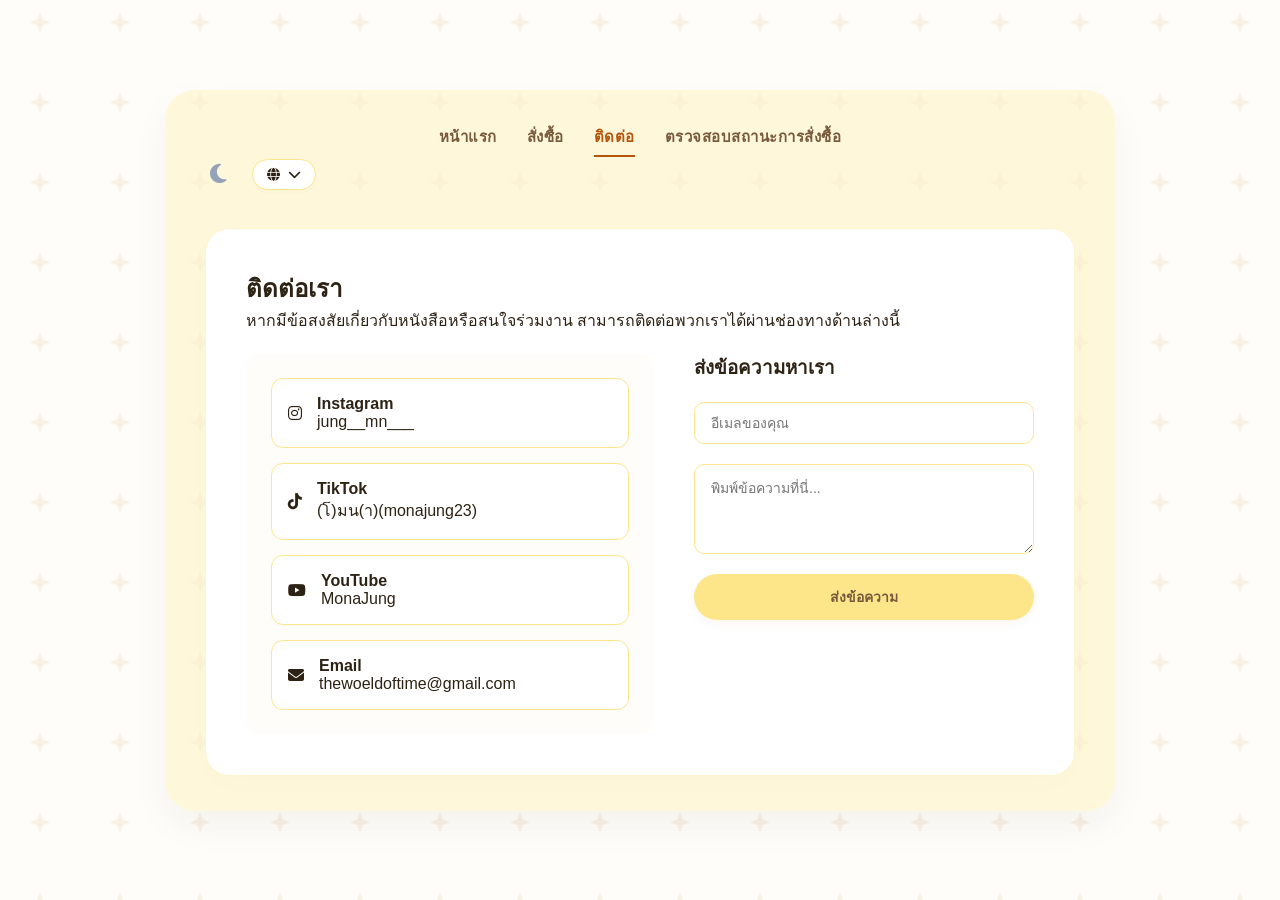
<file: contact.html>
<!DOCTYPE html>
<html lang="th">
<head>
    <meta charset="UTF-8">
    <meta name="viewport" content="width=device-width, initial-scale=1.0">
    <title class="lang-th">시계의 세계와계절의 색โลกของนาฬิกาและสีของฤดู</title>
    <title class="lang-ko">시계의 세계와 계절의 색</title>
    <title class="lang-en">The World of Time and Colors of the Seasons</title>
    <link rel="stylesheet" href="style.css">
    <link rel="stylesheet" href="https://cdnjs.cloudflare.com/ajax/libs/font-awesome/6.4.0/css/all.min.css">
</head>
<body>

    <div class="web-container">
        <header class="navbar">
            <nav class="nav-links">
                <a href="index.html">
                    <span class="lang-th">หน้าแรก</span>
                    <span class="lang-ko">홈</span>
                    <span class="lang-en">HOME</span>
                </a>
                <a href="order.html">
                    <span class="lang-th">สั่งซื้อ</span>
                    <span class="lang-ko">주문하기</span>
                    <span class="lang-en">ORDER</span>
                </a>
                <a href="contact.html" class="active">
                    <span class="lang-th">ติดต่อ</span>
                    <span class="lang-ko">문의하기</span>
                    <span class="lang-en">CONTACT</span>
                </a>
                <a href="track.html">
                    <span class="lang-th">ตรวจสอบสถานะการสั่งซื้อ</span>
                    <span class="lang-ko">주문 상태 조회</span>
                    <span class="lang-en">Order Tracking</span>
                </a>
            </nav>
            <div style="display: flex; align-items: center; gap: 20px;">
                <div class="season-toggle" style="position: static; display: flex; align-items: center;">
                    <button id="themeToggle" class="theme-toggle-btn">
                        <i id="themeIcon" class="fa-solid fa-sun"></i>
                    </button>
                </div>
                <div class="lang-selector">
                    <button class="lang-btn">
                        <i class="fa-solid fa-globe"></i>
                        <i class="fa-solid fa-chevron-down"></i>
                    </button>
                    <div class="lang-dropdown">
                        <div class="lang-item lang-option" data-lang="th"><span class="flag">🇹🇭</span> THAI</div>
                        <div class="lang-item lang-option" data-lang="ko"><span class="flag">🇰🇷</span> KOREAN</div>
                        <div class="lang-item lang-option" data-lang="en"><span class="flag">🇬🇧</span> ENGLISH</div>
                    </div>
                </div>
            </div>
        </header>

        <main class="main-card">
            <div class="contact-container">
                <h2 class="section-title">
                    <span class="lang-th">ติดต่อเรา</span>
                    <span class="lang-ko">문의하기</span>
                    <span class="lang-en">CONTACT US</span>
                </h2>
                <p class="section-subtitle">
                    <span class="lang-th">หากมีข้อสงสัยเกี่ยวกับหนังสือหรือสนใจร่วมงาน สามารถติดต่อพวกเราได้ผ่านช่องทางด้านล่างนี้</span>
                    <span class="lang-ko">책에 대한 문의나 협업 제안은 아래 채널을 통해 연락주세요.</span>
                    <span class="lang-en">If you have questions about the book or are interested in collaboration, please contact us below.</span>
                </p>

                <div class="contact-grid-layout">
                    <div class="contact-methods">
                        <a href="https://www.instagram.com/jung__mn___/" target="_blank" class="contact-item-link">
                            <i class="fa-brands fa-instagram ig-icon"></i>
                            <div>
                                <h4>Instagram</h4>
                                <p>jung__mn___</p>
                            </div>
                        </a>
                        <a href="https://www.tiktok.com/@monajung23" target="_blank" class="contact-item-link">
                            <i class="fa-brands fa-tiktok" ></i>
                            <div>
                                <h4>TikTok</h4>
                                <p>(โ)มน(า)(monajung23)</p>
                            </div>
                        </a>
                        <a href="https://www.youtube.com/@mymonajung" target="_blank" class="contact-item-link">
                            <i class="fa-brands fa-youtube" ></i>
                            <div>
                                <h4>YouTube</h4>
                                <p>MonaJung</p>
                            </div>
                        </a>
                        <a href="mailto:thewoeldoftime@gmail.com" class="contact-item-link">
                            <i class="fa-solid fa-envelope mail-icon"></i>
                            <div>
                                <h4>Email</h4>
                                <p>thewoeldoftime@gmail.com</p>
                            </div>
                        </a>
                    </div>
                    <form class="contact-quick-form">
                        <h3>
                            <span class="lang-th">ส่งข้อความหาเรา</span>
                            <span class="lang-ko">메시지 보내기</span>
                            <span class="lang-en">Send us a Message</span>
                        </h3>
                        <input type="email" placeholder="อีเมลของคุณ" id="contactEmail" required>
                        <textarea rows="4" placeholder="พิมพ์ข้อความที่นี่..." id="contactMessage" required></textarea>
                        <button type="submit" class="btn btn-action">
                            <span class="lang-th">ส่งข้อความ</span>
                            <span class="lang-ko">메시지 전송</span>
                            <span class="lang-en">SEND MESSAGE</span>
                        </button>
                    </form>
                </div>
            </div>
        </main>
    </div>
    <script>
        document.addEventListener("DOMContentLoaded", function() {
            const themeToggleBtn = document.getElementById('themeToggle');
            const themeIcon = document.getElementById('themeIcon');
            const body = document.body;
            let particleInterval = null;

            function applyTheme(theme) {
                if (theme === 'dark') {
                    body.classList.add('dark-theme');
                    if(themeIcon) { themeIcon.className = 'fa-solid fa-sun'; themeIcon.style.color = '#f59e0b'; }
                    startFallingEffect('snow');
                } else {
                    body.classList.remove('dark-theme');
                    if(themeIcon) { themeIcon.className = 'fa-solid fa-moon'; themeIcon.style.color = '#94a3b8'; }
                    startFallingEffect('flower');
                }
                localStorage.setItem('selectedTheme', theme);
            }

            function startFallingEffect(type) {
                if (particleInterval) clearInterval(particleInterval);
                document.querySelectorAll('.falling-particle').forEach(el => el.remove());
                const items = type === 'snow' ? ['❄', '✧', '•'] : [ '🍂'];
                const colors = type === 'snow' ? ['#ffffff', '#e2e8f0', '#93c5fd'] : ['#f43f5e', '#fda4af', '#f472b6'];
                particleInterval = setInterval(() => {
                    const particle = document.createElement('div');
                    particle.className = 'falling-particle';
                    const startLeft = Math.random() * window.innerWidth;
                    const duration = Math.random() * 4 + 4;
                    const fontSize = Math.random() * 12 + 10;
                    particle.innerText = items[Math.floor(Math.random() * items.length)];
                    particle.style.color = colors[Math.floor(Math.random() * colors.length)];
                    particle.style.left = startLeft + 'px';
                    particle.style.fontSize = fontSize + 'px';
                    particle.style.animationDuration = duration + 's';
                    document.body.appendChild(particle);
                    setTimeout(() => { particle.remove(); }, duration * 1000);
                }, 300);
            }

            if(themeToggleBtn) {
                themeToggleBtn.addEventListener('click', function() {
                    const currentTheme = body.classList.contains('dark-theme') ? 'light' : 'dark';
                    applyTheme(currentTheme);
                });
            }
            applyTheme(localStorage.getItem('selectedTheme') || 'light');

            const langOptions = document.querySelectorAll('.lang-option');
            function changeLanguage(lang) {
                localStorage.setItem('selectedLanguage', lang);
                document.querySelectorAll('.lang-th, .lang-ko, .lang-en').forEach(el => el.classList.add('lang-hidden'));
                document.querySelectorAll('.lang-' + lang).forEach(el => el.classList.remove('lang-hidden'));

                const contactEmail = document.getElementById('contactEmail');
                const contactMessage = document.getElementById('contactMessage');
                if (lang === 'th') {
                    if (contactEmail) contactEmail.placeholder = "อีเมลของคุณ";
                    if (contactMessage) contactMessage.placeholder = "พิมพ์ข้อความที่นี่...";
                } else if (lang === 'ko') {
                    if (contactEmail) contactEmail.placeholder = "이메일 주소";
                    if (contactMessage) contactMessage.placeholder = "여기에 메시지를 입력하세요...";
                } else if (lang === 'en') {
                    if (contactEmail) contactEmail.placeholder = "Your Email";
                    if (contactMessage) contactMessage.placeholder = "Type your message here...";
                }
            }

            langOptions.forEach(option => {
                option.addEventListener('click', function() { changeLanguage(this.getAttribute('data-lang')); });
            });
            changeLanguage(localStorage.getItem('selectedLanguage') || 'th');
        });
    </script>
</body>
</html>
</file>
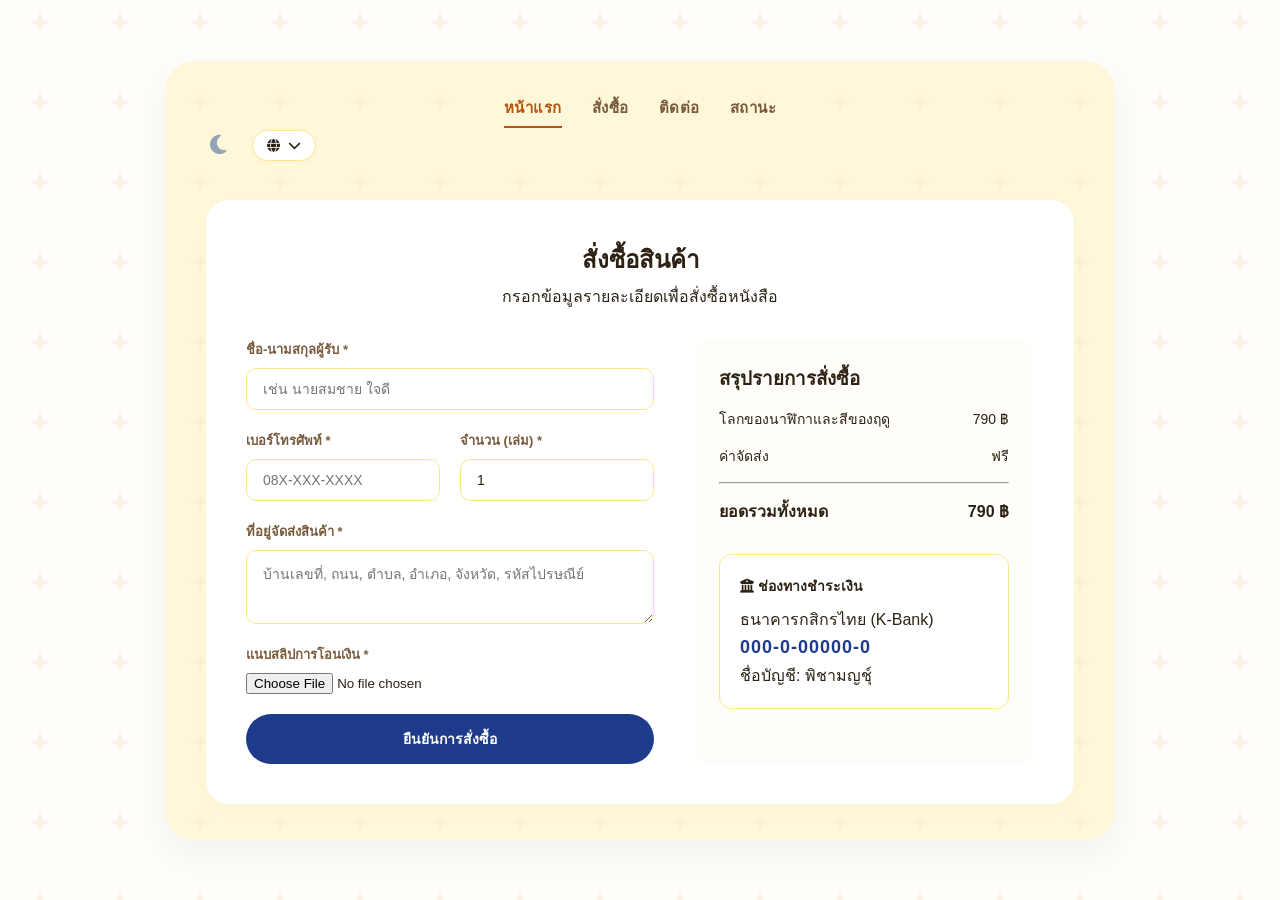
<file: order.html>
<!DOCTYPE html>
<html lang="th">
<head>
    <meta charset="UTF-8">
    <meta name="viewport" content="width=device-width, initial-scale=1.0">
    <title class="lang-th">시계의 세계와계절의 색โลกของนาฬิกาและสีของฤดู</title>
    <title class="lang-ko">시계의 세계와 계절의 색</title>
    <title class="lang-en">The World of Time and Colors of the Seasons</title>
    <link rel="stylesheet" href="style.css">
    <link rel="stylesheet" href="https://cdnjs.cloudflare.com/ajax/libs/font-awesome/6.4.0/css/all.min.css">
</head>
<body>

    <div class="web-container">
        <header class="navbar">
            <nav class="nav-links">
                <a href="index.html" class="active">
                    <span class="lang-th">หน้าแรก</span>
                    <span class="lang-ko">홈</span>
                    <span class="lang-en">HOME</span>
                </a>

                <a href="order.html">
                    <span class="lang-th">สั่งซื้อ</span>
                    <span class="lang-ko">주문하기</span>
                    <span class="lang-en">ORDER</span>
                </a>
                <a href="contact.html">
                    <span class="lang-th">ติดต่อ</span>
                    <span class="lang-ko">문의하기</span>
                    <span class="lang-en">CONTACT</span>
                </a>
                <a href="track.html">
                    <span class="lang-th">สถานะ</span>
                    <span class="lang-ko">조회</span>
                    <span class="lang-en">TRACK</span>
                </a>
            </nav>
            <div style="display: flex; align-items: center; gap: 20px;">
                
                <div class="season-toggle" style="position: static; display: flex; align-items: center;">
                    <button id="themeToggle" class="theme-toggle-btn">
                        <i id="themeIcon" class="fa-solid fa-moon"></i>
                    </button>
                </div>

                <div class="lang-selector">
                    <button class="lang-btn">
                        <i class="fa-solid fa-globe"></i>
                        <i class="fa-solid fa-chevron-down"></i>
                    </button>
                    <div class="lang-dropdown">
                        <div class="lang-item lang-option" data-lang="th"><span class="flag">🇹🇭</span> THAI</div>
                        <div class="lang-item lang-option" data-lang="ko"><span class="flag">🇰🇷</span> KOREAN</div>
                        <div class="lang-item lang-option" data-lang="en"><span class="flag">🇬🇧</span> ENGLISH</div>
                    </div>
                </div>
            </div>
        </header>

        <main class="main-card">
            <h2 class="section-title" style="text-align: center; margin-bottom: 5px;">
                <span class="lang-th">สั่งซื้อสินค้า</span>
                <span class="lang-ko">주문하기</span>
                <span class="lang-en">PLACE AN ORDER</span>
            </h2>
            <p class="section-subtitle" style="text-align: center; margin-bottom: 30px;">
                <span class="lang-th">กรอกข้อมูลรายละเอียดเพื่อสั่งซื้อหนังสือ</span>
                <span class="lang-ko">책을 주문하려면 상세 정보를 입력ร세요.</span>
                <span class="lang-en">Fill out the details below to order your book.</span>
            </p>
            
            <div class="order-grid">
                <form class="order-form" id="orderForm">
                    <div class="form-group">
                        <label for="name">
                            <span class="lang-th">ชื่อ-นามสกุลผู้รับ *</span>
                            <span class="lang-ko">수령인 이름 *</span>
                            <span class="lang-en">Recipient Name *</span>
                        </label>
                        <input type="text" id="name" required placeholder="เช่น นายสมชาย ใจดี">
                    </div>
                    <div class="form-group-row">
                        <div class="form-group">
                            <label for="tel">
                                <span class="lang-th">เบอร์โทรศัพท์ *</span>
                                <span class="lang-ko">전화번호 *</span>
                                <span class="lang-en">Phone Number *</span>
                            </label>
                            <input type="tel" id="tel" required placeholder="08X-XXX-XXXX">
                        </div>
                        <div class="form-group">
                            <label for="quantity">
                                <span class="lang-th">จำนวน (เล่ม) *</span>
                                <span class="lang-ko">수량 (권) *</span>
                                <span class="lang-en">Quantity (Books) *</span>
                            </label>
                            <input type="number" id="quantity" value="1" min="1" required>
                        </div>
                    </div>
                    <div class="form-group">
                        <label for="address">
                            <span class="lang-th">ที่อยู่จัดส่งสินค้า *</span>
                            <span class="lang-ko">배송 주소 *</span>
                            <span class="lang-en">Shipping Address *</span>
                        </label>
                        <textarea id="address" rows="3" required placeholder="บ้านเลขที่, ถนน, ตำบล, อำเภอ, จังหวัด, รหัสไปรษณีย์"></textarea>
                    </div>
                    <div class="form-group">
                        <label for="slip">
                            <span class="lang-th">แนบสลิปการโอนเงิน *</span>
                            <span class="lang-ko">송금 영수증 첨부 *</span>
                            <span class="lang-en">Attach Payment Slip *</span>
                        </label>
                        <input type="file" id="slip" accept="image/*" required>
                    </div>
                    <button type="submit" class="btn btn-action-submit" id="submitBtn">
                        <span class="lang-th">ยืนยันการสั่งซื้อ</span>
                        <span class="lang-ko">주문 확인</span>
                        <span class="lang-en">Confirm Order</span>
                    </button>
                </form>

                <div class="order-summary">
                    <h3>
                        <span class="lang-th">สรุปรายการสั่งซื้อ</span>
                        <span class="lang-ko">주문 요약</span>
                        <span class="lang-en">Order Summary</span>
                    </h3>
                    <div class="summary-item">
                        <span class="lang-th">โลกของนาฬิกาและสีของฤดู</span>
                        <span class="lang-ko">시계의 세계와 계절의 색</span>
                        <span class="lang-en">The World of Time Book</span>
                        <span id="summary-book-price">790 ฿</span>
                    </div>
                    <div class="summary-item">
                        <span class="lang-th">ค่าจัดส่ง </span>
                        <span class="lang-ko">배송비 </span>
                        <span class="lang-en">Shipping Fee </span>
                            <span class="lang-th">ฟรี</span>
                            <span class="lang-ko">무료 배송</span>
                            <span class="lang-en">Free</span>
                    </div>
                    <hr>
                    <div class="summary-total">
                        <span class="lang-th">ยอดรวมทั้งหมด</span>
                        <span class="lang-ko">총 금액</span>
                        <span class="lang-en">Grand Total</span>
                        <span id="summary-total-price">790 ฿</span>
                    </div>

                    <div class="payment-info">
                        <h4><i class="fa-solid fa-university"></i> 
                            <span class="lang-th">ช่องทางชำระเงิน</span>
                            <span class="lang-ko">결제 수단</span>
                            <span class="lang-en">Payment Methods</span>
                        </h4>
                        <p>
                            <span class="lang-th">ธนาคารกสิกรไทย (K-Bank)</span>
                            <span class="lang-ko">카시콘은행</span>
                            <span class="lang-en">Kasikornban</span></p>
                        <p class="account-number">000-0-00000-0</p>
                        <p> 
                            <span class="lang-th">ชื่อบัญชี: พิชามญชุ์</span>
                            <span class="lang-ko">예금주: 피차몬</span>
                            <span class="lang-en">Account Name: Pichamon</span>
                        </p>
                        
                    </div>
                </div>
            </div>
        </main>
    </div>

    <script>
        document.addEventListener("DOMContentLoaded", function() {
            
            // ==========================================
            // 1. ระบบคำนวณราคาอัตโนมัติ
            // ==========================================
            const qtyInput = document.getElementById('quantity');
            const bookPriceElem = document.getElementById('summary-book-price');
            const totalPriceElem = document.getElementById('summary-total-price');

            if(qtyInput) {
                qtyInput.addEventListener('input', () => {
                    let qty = parseInt(qtyInput.value) || 1;
                    if(qty < 1) qty = 1;
                    let bookTotal = qty * 790;
                    let grandTotal = bookTotal + 0;
                    bookPriceElem.innerText = `${bookTotal} บาท`;
                    totalPriceElem.innerText = `${grandTotal} บาท`;
                });
            }

            // ==========================================
            // 2. ระบบเช็คภาพสลิปโอนเงินหน้าบ้านก่อนส่งข้อมูล
            // ==========================================
            const orderForm = document.getElementById('orderForm');
            if(orderForm) {
                orderForm.addEventListener('submit', function(e) {
                    e.preventDefault();
                    
                    const fileInput = document.getElementById('slip');
                    const file = fileInput.files[0];
                    
                    if (!file) {
                        alert("กรุณาแนบสลิปการโอนเงินด้วยครับ / Please attach a payment slip.");
                        return;
                    }

                    // ตรวจจับประเภทไฟล์ว่าเป็นรูปสลิปจริงหรือไม่
                    if (!file.type.match('image.*')) {
                        alert("กรุณาเลือกไฟล์ที่เป็นรูปภาพสลิปเท่านั้นครับ / Image files only.");
                        return;
                    }

                    // ตรวจสอบขนาดรูปสลิปไม่ให้เกิน 4MB ป้องกัน Google Apps Script ค้าง
                    const fileSizeMB = file.size / (1024 * 1024);
                    if (fileSizeMB > 4) {
                        alert("ไฟล์รูปภาพมีขนาดใหญ่เกินไป (จำกัดไม่เกิน 4MB) กรุณาย่อรูปสลิปใหม่ครับ");
                        return;
                    }

                    const submitBtn = document.getElementById('submitBtn');
                    submitBtn.innerText = "กำลังอัพโหลดและส่งออเดอร์...";
                    submitBtn.disabled = true;

                    const reader = new FileReader();
                    reader.onload = function(event) {
                        sendData(event.target.result);
                    };
                    reader.readAsDataURL(file);
                });
            }

            function sendData(base64Image) {
                const scriptUrl = "https://script.google.com/macros/s/AKfycbz2blVG1twxFGxScYe1DuYId3OachvwmoDBM4yoqV89dpVJR53dCR2oOxEpg0XoAgzqPw/exec";
                
                const formData = new FormData();
                formData.append("customer_name", document.getElementById('name').value);
                formData.append("customer_phone", document.getElementById('tel').value);
                formData.append("order_quantity", document.getElementById('quantity').value);
                formData.append("shipping_address", document.getElementById('address').value);
                formData.append("payment_slip", base64Image);

                fetch(scriptUrl, {
                    method: "POST",
                    body: formData
                })
                .then(response => response.json())
                .then(data => {
                    if (data.result === "success") {
                        // เปลี่ยนจาก alert ธรรมดา เป็นการบอกเลขคำสั่งซื้อ
                        alert("สั่งซื้อสำเร็จ! หมายเลขคำสั่งซื้อของคุณคือ: " + data.order_id + "\nคุณสามารถนำเลขนี้ไปตรวจสอบสถานะได้ที่หน้า Tracking");
                        
                        // เคลียร์ฟอร์ม
                        document.getElementById('orderForm').reset();
                        
                        // (ทางเลือก) ให้เด้งไปหน้า track ทันที
                        // window.location.href = "track.html?id=" + data.order_id;
                    } else {
                        alert("เกิดข้อผิดพลาด: " + data.error);
                    }
                })
                .catch(error => {
                    alert("เกิดข้อผิดพลาดระบบขัดข้อง กรุณาลองใหม่อีกครั้ง");
                    console.error(error);
                })
                .finally(() => {
                    const submitBtn = document.getElementById('submitBtn');
                    if(submitBtn) {
                        submitBtn.innerText = "ยืนยันการสั่งซื้อ";
                        submitBtn.disabled = false;
                    }
                });
            }

            // ==========================================
            // 3. ระบบสลับธีมฤดูกาล + เอฟเฟกต์ (พระจันทร์ = ฤดูร้อน / พระอาทิตย์ = ฤดูหนาว)
            // ==========================================
            const themeToggleBtn = document.getElementById('themeToggle');
            const themeIcon = document.getElementById('themeIcon');
            const body = document.body;
            let particleInterval = null;

            function applyTheme(theme) {
                if (theme === 'dark') {
                    body.classList.add('dark-theme');
                    if(themeIcon) {
                        themeIcon.className = 'fa-solid fa-sun';
                        themeIcon.style.color = '#f59e0b';
                    }
                    startFallingEffect('snow'); // เรียกใช้หิมะตกในฤดูหนาว
                } else {
                    body.classList.remove('dark-theme');
                    if(themeIcon) {
                        themeIcon.className = 'fa-solid fa-moon';
                        themeIcon.style.color = '#94a3b8';
                    }
                    startFallingEffect('flower'); // เรียกใช้ดอกไม้ร่วงในฤดูร้อน
                }
                localStorage.setItem('selectedTheme', theme);
            }

            if(themeToggleBtn) {
                themeToggleBtn.addEventListener('click', function() {
                    const currentTheme = body.classList.contains('dark-theme') ? 'light' : 'dark';
                    applyTheme(currentTheme);
                });
            }
            const savedTheme = localStorage.getItem('selectedTheme') || 'light';
            applyTheme(savedTheme);

            function startFallingEffect(type) {
                if (particleInterval) clearInterval(particleInterval);
                document.querySelectorAll('.falling-particle').forEach(el => el.remove());

                const items = type === 'snow' ? ['❄', '✧', '•'] : [ '🍂'];
                const colors = type === 'snow' ? ['#ffffff', '#e2e8f0', '#93c5fd'] : ['#f43f5e', '#fda4af', '#f472b6'];

                particleInterval = setInterval(() => {
                    const particle = document.createElement('div');
                    particle.className = 'falling-particle';
                    const startLeft = Math.random() * window.innerWidth;
                    const duration = Math.random() * 4 + 4;
                    const fontSize = Math.random() * 12 + 10;

                    particle.innerText = items[Math.floor(Math.random() * items.length)];
                    particle.style.color = colors[Math.floor(Math.random() * colors.length)];
                    particle.style.left = startLeft + 'px';
                    particle.style.fontSize = fontSize + 'px';
                    particle.style.animationDuration = duration + 's';

                    document.body.appendChild(particle);
                    setTimeout(() => { particle.remove(); }, duration * 1000);
                }, 350);
            }

            // ==========================================
            // 4. ระบบเปลี่ยนภาษา (Multi-language)
            // ==========================================
            const langOptions = document.querySelectorAll('.lang-option');

            function changeLanguage(lang) {
                localStorage.setItem('selectedLanguage', lang);
                document.querySelectorAll('.lang-th, .lang-ko, .lang-en').forEach(el => {
                    el.classList.add('lang-hidden');
                });
                document.querySelectorAll('.lang-' + lang).forEach(el => {
                    el.classList.remove('lang-hidden');
                });
            }

            langOptions.forEach(option => {
                option.addEventListener('click', function() {
                    const selectedLang = this.getAttribute('data-lang');
                    changeLanguage(selectedLang);
                });
            });
            const savedLang = localStorage.getItem('selectedLanguage') || 'th';
            changeLanguage(savedLang);
        });
    </script>
</body>
</html>
</file>
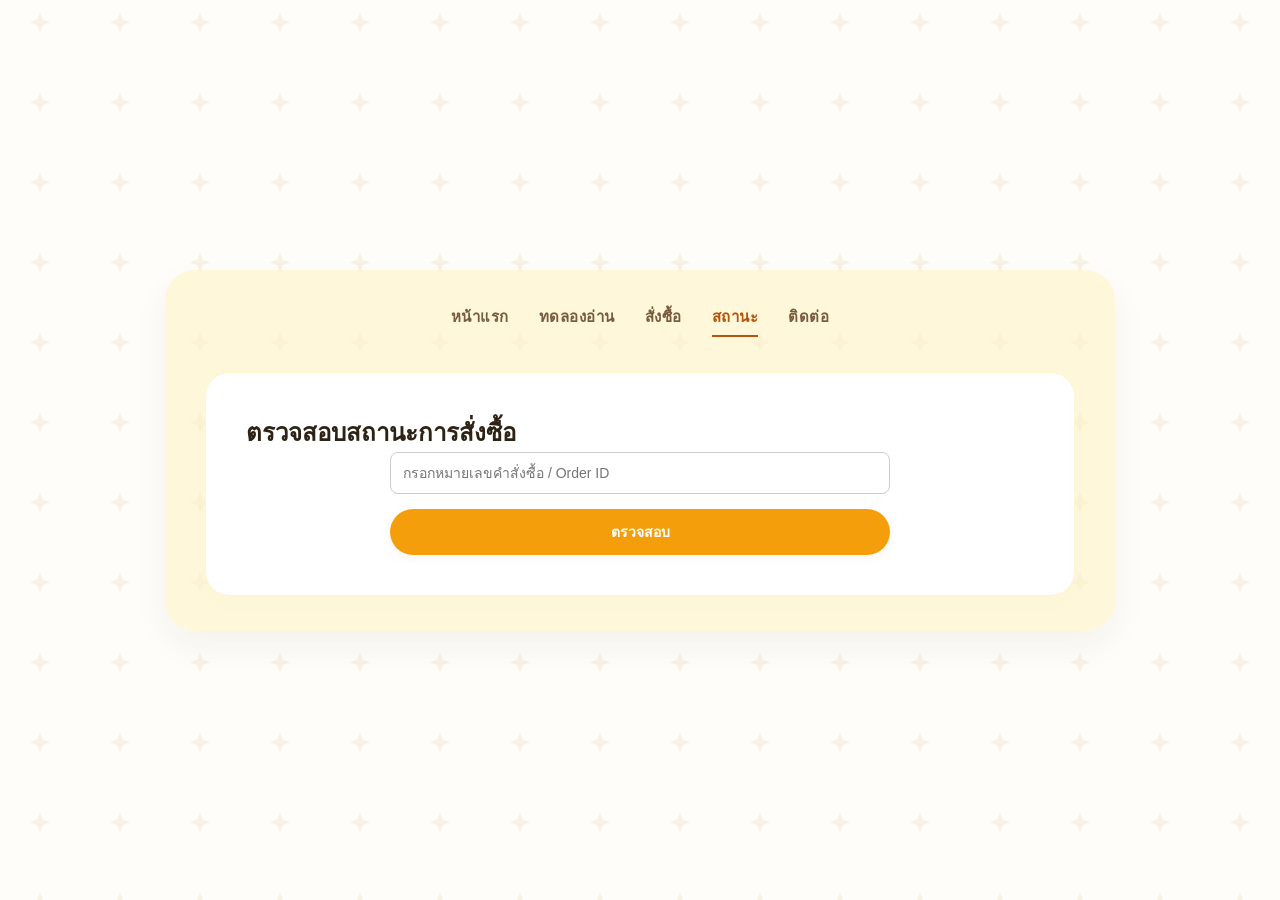
<file: track.html>
<!DOCTYPE html>
<html lang="th">
<head>
    <meta charset="UTF-8">
    <meta name="viewport" content="width=device-width, initial-scale=1.0">
    <title class="lang-th">ตรวจสอบสถานะ</title>
    <title class="lang-ko">배송 조회</title>
    <title class="lang-en">Order Tracking</title>
    <link rel="stylesheet" href="style.css">
    <link rel="stylesheet" href="https://cdnjs.cloudflare.com/ajax/libs/font-awesome/6.4.0/css/all.min.css">
</head>
<body>
    <div class="web-container">
        <header class="navbar">
            <nav class="nav-links">
                <a href="index.html"><span class="lang-th">หน้าแรก</span><span class="lang-ko">홈</span><span class="lang-en">HOME</span></a>
                <a href="preview.html"><span class="lang-th">ทดลองอ่าน</span><span class="lang-ko">미리보기</span><span class="lang-en">PREVIEW</span></a>
                <a href="order.html"><span class="lang-th">สั่งซื้อ</span><span class="lang-ko">주문하기</span><span class="lang-en">ORDER</span></a>
                <a href="track.html" class="active"><span class="lang-th">สถานะ</span><span class="lang-ko">조회</span><span class="lang-en">TRACK</span></a>
                <a href="contact.html"><span class="lang-th">ติดต่อ</span><span class="lang-ko">문의</span><span class="lang-en">CONTACT</span></a>
            </nav>
        </header>

        <main class="main-card">
            <h2 class="section-title">
                <span class="lang-th">ตรวจสอบสถานะการสั่งซื้อ</span>
                <span class="lang-ko">주문 상태 조회</span>
                <span class="lang-en">Order Tracking</span>
            </h2>
            
            <div class="tracking-container" style="max-width: 500px; margin: 0 auto; text-align: center;">
                <input type="text" id="orderId" placeholder="กรอกหมายเลขคำสั่งซื้อ / Order ID" style="width: 100%; padding: 12px; border-radius: 8px; border: 1px solid #ccc; margin-bottom: 15px;">
                <button onclick="trackOrder()" class="btn btn-action" style="width: 100%;">
                    <span class="lang-th">ตรวจสอบ</span><span class="lang-ko">조회하기</span><span class="lang-en">TRACK</span>
                </button>
                
                <div id="result" style="margin-top: 20px; padding: 20px; border-radius: 10px; display: none;"></div>
            </div>
        </main>
    </div>

    <script>
        function trackOrder() {
            const id = document.getElementById('orderId').value;
            const resultDiv = document.getElementById('result');
            
            // 1. ใส่ URL ของ Google Script ของคุณตรงนี้ (URL ที่ลงท้ายด้วย /exec)
            const scriptUrl = "https://script.google.com/macros/s/AKfycbz2blVG1twxFGxScYe1DuYId3OachvwmoDBM4yoqV89dpVJR53dCR2oOxEpg0XoAgzqPw/exec";

            // 2. ส่งค่า ID ไปเช็กที่ Google Sheet
            fetch(scriptUrl + "?id=" + id)
            .then(res => res.json())
            .then(data => {
                resultDiv.style.display = "block";
                if(data.result === "found") {
                    resultDiv.style.backgroundColor = "#dcfce7";
                    resultDiv.innerHTML = `<h3>✅ พบข้อมูล!</h3>
                                          <p>สถานะ: พบคำสั่งซื้อ</p>
                                          <p>เลขพัสดุ: <b>${data.tracking || 'กำลังรอการจัดส่ง'}</b></p>`;
                } else {
                    resultDiv.style.backgroundColor = "#fee2e2";
                    resultDiv.innerHTML = "<h3>❌ ไม่พบข้อมูล</h3><p>กรุณาตรวจสอบหมายเลขคำสั่งซื้ออีกครั้ง</p>";
                }
            })
            .catch(err => {
                resultDiv.style.display = "block";
                resultDiv.innerHTML = "<h3>⚠️ เกิดข้อผิดพลาด</h3><p>ระบบเชื่อมต่อไม่ได้ โปรดตรวจสอบ URL หรือการ Deploy</p>";
            });
        }

        // ระบบสลับภาษา (คัดลอกมาจาก index.html เดิมของคุณ)
        const savedLang = localStorage.getItem('selectedLanguage') || 'th';
        document.querySelectorAll('.lang-th, .lang-ko, .lang-en').forEach(el => el.classList.add('lang-hidden'));
        document.querySelectorAll('.lang-' + savedLang).forEach(el => el.classList.remove('lang-hidden'));
    </script>
</body>
</html>
</file>
<file: style.css>
/* ==========================================================================
   1. ตัวแปรระบบสีสำหรับสลับธีม (Theme Colors)
   ========================================================================== */
:root {
    /* ☀️ ธีมฤดูร้อน - เน้นโทนอุ่น ทราย แดด และฟ้าใส */
   /* background-image: url(img/Gemini_Generated_Image_.png);
    */--bg-main: #fffdf9;               
    --bg-container: rgba(254, 243, 199, 0.6); /* ปรับให้โปร่งแสงเห็นดาวจางๆ นุ่มขึ้น */
    --bg-card: #ffffff;
    --text-main: #2d2214;             
    --text-muted: #785a3c;            
    --text-active: #b5540a;           
    --border-color: #fde68a;          
    --toggle-color: #f59e0b;          
    --bg-preview: #fefaf0;
}

body.dark-theme {
    /* ❄️ ธีมฤดูหนาว - เน้นโทนเย็น หิมะ ค่ำคืน ไอซ์บลู */
    /*background-image: url(img/Gemini_Generated_Image_tbmwkytbmwkytbmw.png);
    */--bg-main: #1e2530;               
    --bg-container: rgba(203, 221, 241, 0.7); 
    --bg-card: #283548;               
    --text-main: #f1f5f9;             
    --text-muted: #fff;            
    --text-active: #38bdf8;           
    --border-color: #3f516a;          
    --toggle-color: #38bdf8;          
    --bg-preview: #151f32;
}

/* คลาสสำหรับซ่อนข้อความภาษาที่ไม่ได้เลือก */
.lang-hidden {
    display: none !important;
}

/* ==========================================================================
   ระบบเอฟเฟกต์ประจำฤดูกาล (Snow & Flower Falling Effect)
   ========================================================================== */
.falling-particle {
    position: fixed;
    top: -20px;
    pointer-events: none; 
    z-index: 9999;
    animation: fall linear forwards;
    user-select: none;
}

@keyframes fall {
    0% {
        transform: translateY(0) rotate(0deg) translateX(0);
        opacity: 1;
    }
    100% {
        transform: translateY(105vh) rotate(360deg) translateX(50px);
        opacity: 0.3;
    }
}

/* ==========================================================================
   2. สไตล์หลักของเว็บไซต์ (ปรับใช้ตัวแปรสี)
   ========================================================================== */
* {
    margin: 0;
    padding: 0;
    box-sizing: border-box;
    /* เพิ่มฟอนต์สไตล์มินิมอล/ลายมือน่ารัก เช่น Mali, Itim, Kanit ลงไป */
    font-family: 'Mali', 'Itim', 'Kanit', 'Segoe UI', sans-serif;
}

/* ธีมเริ่มต้น: กลางวัน / พระอาทิตย์ (ดึงดาวสีฟ้ากลับมาแล้วครับ!) */
.main-container {
    width: 100%;
    padding: 20px;
    box-sizing: border-box;
}
.header-section {
    width: 100%;
    display: flex;
    align-items: center;
    justify-content: space-between;
    position: relative;
    padding-bottom: 20px;
    margin-bottom: 20px;
}

/* คุมขนาดรูปภาพผู้หญิงด้านบนสุด */
.header-section .theme-img-light,
.header-section .theme-img-dark {
    width: 100%;   /* 🔥 กำหนดความกว้างที่ต้องการ (ปรับตัวเลขได้ เช่น 100px - 150px) */
    height: 100%;  /* 🔥 กำหนดความสูงให้เท่ากันเพื่อให้เป็นสี่เหลี่ยมจัตุรัส */
    object-fit: cover;
    box-shadow: 0 8px 20px rgba(45, 34, 20, 0.1);
    transition: all 0.3s ease;
    border-radius: 10px;
}

/* 2. สถานะธีมปกติ (Light Theme): แสดงรูปฤดูร้อน ซ่อนรูปฤดูหนาว */
.header-section .theme-img-light {
    display: block !important;
}
.header-section .theme-img-dark {
    display: none !important;
}

/* 3. สถานะธีมมืด (Dark Theme): สลับมาแสดงรูปฤดูหนาว ซ่อนรูปฤดูร้อน */
body.dark-theme .header-section .theme-img-light {
    display: none !important;
}
body.dark-theme .header-section .theme-img-dark {
    display: block !important;
}
.profile-img img {
    width: 100%;
    max-width: 120px; /* 🔥 ปรับตัวเลขตรงนี้ให้เล็กลงตามต้องการ (เช่น 100px - 150px) */
    height: 120px;    /* 🔥 ล็อกความสูงให้เท่ากับความกว้างเพื่อเป็นสี่เหลี่ยมจัตุรัส */
    object-fit: cover; /* ช่วยให้รูปไม่เบี้ยวและตัดสัดส่วนพอดี */
    border-radius: 50%; /* แถม: ปรับให้เป็นวงกลมน่ารักๆ เข้ากับธีม (ถ้าชอบแบบเดิมให้ลบบรรทัดนี้ได้ครับ) */
    margin: 0 auto;
}

body {
    background-color: var(--bg-main);
    background-image: url('data:image/svg+xml;utf8,<svg xmlns="http://www.w3.org/2000/svg" width="80" height="80" viewBox="0 0 100 100"><path d="M50 15l3.5 9.5 9.5 3.5-9.5 3.5-3.5 9.5-3.5-9.5-9.5-3.5 9.5-3.5z" fill="rgba(181, 84, 10, 0.08)"/></svg>');
    background-attachment: fixed; /* 🔥 เพิ่มบรรทัดนี้เพื่อล็อกพื้นหลังดาวไม่ให้หลุดเวลาเลื่อนหน้าจอ */
    color: var(--text-main);
    display: flex;
    justify-content: center;
    align-items: center;
    min-height: 100vh;
    padding: 25px;
    transition: background-color 0.3s ease, background-image 0.3s ease, color 0.3s ease;
}

/* ธีมมืด / เปลี่ยนลายดาวให้เข้ากับความมืดโทนพาสเทลจางๆ */
body.dark-theme {
    background-image: url('data:image/svg+xml;utf8,<svg xmlns="http://www.w3.org/2000/svg" width="80" height="80" viewBox="0 0 100 100"><path d="M50 15l3.5 9.5 9.5 3.5-9.5 3.5-3.5 9.5-3.5-9.5-9.5-3.5 9.5-3.5z" fill="rgba(255, 255, 255, 0.05)"/></svg>');
}

.web-container {
    width: 100%;
    max-width: 950px;
    background-color: var(--bg-container);
    border-radius: 30px; /* เพิ่มความโค้งมนให้ดูตะมุตะมิขึ้น */
    padding: 35px 40px;
    box-shadow: 0 15px 35px rgba(45, 34, 20, 0.05);
    transition: background-color 0.3s ease;
}

.navbar {
    justify-content: center;
    align-items: center;
    margin-bottom: 35px;
    position: relative;
    align-content: center
}

.nav-links {
    display: flex;
    justify-content: center;
    gap: 30px;
}

.nav-links a {
    text-decoration: none;
    color: var(--text-muted);
    font-weight: 600;
    font-size: 15px;
    letter-spacing: 0.5px;
    padding-bottom: 6px;
    border-bottom: 2px solid transparent;
    transition: all 0.2s ease;
}

.nav-links a:hover,
.nav-links a.active {
    color: var(--text-active);
    border-bottom: 2px solid var(--text-active);
}

.promo-banner {
    border-radius: 20px;
    padding: 15px;
    display: flex;
    justify-content: space-between;
    align-items: center;
    margin-bottom: 30px;
    background: var(--border-color)
}

.book-preview {
    width: 50%;
    height: 120px;
    display: flex;
    align-items: center;
    justify-content: center;
    color: #64748b;
}

.promo-tag {
    background: #ffedd5; /* พื้นหลังสีครีมส้ม */
    padding: 15px;
    border-radius: 50% 20% 40% 10%; /* ทำรูปทรงก้อนเมฆ/สีเปื้อนอิสระ */
    text-align: center;
    position: relative;
}

.limited-badge {
    position: absolute;
    top: -10px;
    right: -10px;
    background: #f43f5e;
     color: white;
    padding: 2px 8px;
    border-radius: 20px;
    font-size: 12px;
        }
/* ปุ่มสลับธีม */
.theme-toggle-btn {
    background: none;
    border: none;
    font-size: 22px;
    cursor: pointer;
    color: var(--toggle-color);
    transition: transform 0.3s ease, color 0.3s ease;
    padding: 5px;
}
.theme-toggle-btn:hover {
    transform: scale(1.15) rotate(15deg);
}

/* ส่วนตัวเลือกภาษาเดิม */
.lang-selector {
    position: relative;
}
.lang-btn {
    background-color: var(--bg-card);
    border: 1px solid var(--border-color);
    color: var(--text-main);
    padding: 8px 14px;
    border-radius: 20px;
    cursor: pointer;
    display: flex;
    align-items: center;
    gap: 8px;
    font-size: 13px;
    font-weight: 500;
    box-shadow: 0 2px 5px rgba(0,0,0,0.02);
}
.lang-dropdown {
    display: none;
    position: absolute;
    right: 0;
    top: 110%;
    background-color: var(--bg-card);
    border: 1px solid var(--border-color);
    border-radius: 14px;
    box-shadow: 0 10px 25px rgba(0,0,0,0.08);
    z-index: 100;
    min-width: 160px;
    overflow: hidden;
}
.lang-selector:hover .lang-dropdown {
    display: block;
}
.lang-item {
    padding: 11px 15px;
    font-size: 13px;
    cursor: pointer;
    transition: background 0.2s;
    color: var(--text-main);
}
.lang-item:hover {
    background-color: var(--bg-main);
}

/* ระบบสลับภาษา */
.lang-hidden {
    display: none !important;
}

/* การ์ดหลักเนื้อหา */
.main-card {
    background-color: var(--bg-card);
    border-radius: 24px;
    padding: 40px;
    box-shadow: 0 10px 30px rgba(0,0,0,0.01);
    border: 1px solid rgba(253, 230, 138, 0.4);
    transition: background-color 0.3s ease, color 0.3s ease;
}

.content-grid {
    display: grid;
    grid-template-columns: 1fr 1.1fr;
    gap: 50px;
    align-items: center;
}

.main-illustration img {
    width: 100%;
    border-radius: 20px;
    box-shadow: 0 10px 25px rgba(0,0,0,0.05);
}

.book-cover-mini img {
    width: 90px;
    border-radius: 8px;
    margin-bottom: 15px;
}

.book-title-th {
    font-size: 28px;
    font-weight: 700;
    line-height: 1.4;
    margin-bottom: 20px;
    color: var(--text-main);
}

.author-credits {
    margin-bottom: 30px;
    font-size: 14px;
    line-height: 1.8;
}
.author-credits p {
    margin-bottom: 6px;
}
.author-credits .label {
    font-weight: 600;
    color: var(--text-muted);
    margin-right: 8px;
    background: rgba(254, 243, 199, 0.5); /* ไฮไลต์จางๆ หลังข้อความหัวข้อ */
    padding: 1px 6px;
    border-radius: 6px;
}
body.dark-theme .author-credits .label {
    background: rgba(255, 255, 255, 0.08);
}

.action-buttons {
    display: flex;
    gap: 15px;
}

.btn {
    padding: 12px 24px;
    border-radius: 25px;
    font-size: 14px;
    font-weight: 600;
    cursor: pointer;
    transition: all 0.2s ease;
    border: none;
    text-decoration: none;
    display: inline-flex;
    justify-content: center;
    align-items: center;
}

.btn-action {
    background-color: var(--border-color); /* ปรับปุ่มโทนอุ่นเหลืองครีมเข้ากับธีม */
    color:var(--text-muted);;
    box-shadow: 0 4px 10px rgba(181, 84, 10, 0.05);
    
}
.btn-action:hover {
    background-color: var(--border-color);
    color: var(--text-muted);;
    transform: translateY(-2px);
}
/* หน้าพรีวิวสไลเดอร์ */
.book-slider {
    display: flex;
    align-items: center;
    justify-content: center;
    gap: 20px;
    margin: 30px auto;
}

.book-page-wrapper {
    width: 100%;
    max-width: 500px;
    background-color: var(--bg-preview);
    border: 1px solid var(--border-color);
    border-radius: 12px;
    display: flex;
    align-items: center;
    justify-content: center;
    overflow: hidden;
    box-shadow: 0 10px 25px rgba(0,0,0,0.05);
    transition: background-color 0.3s ease;
}

.book-page-wrapper .page-img {
    width: 100%;
    height: auto;
    display: none;
    object-fit: contain;
}

.book-page-wrapper .page-img.active {
    display: block;
}

.slider-btn {
    width: 45px;
    height: 45px;
    border-radius: 50%;
    border: 1px solid var(--border-color);
    background-color: var(--bg-card);
    color: var(--text-main);
    cursor: pointer;
    display: flex;
    align-items: center;
    justify-content: center;
    transition: all 0.2s;
}

.slider-btn:hover {
    background-color: var(--bg-main);
}

.page-indicator {
    text-align: center;
    font-size: 14px;
    font-weight: 600;
    color: var(--text-muted);
    margin-top: 15px;
}

/* หน้าฟอร์มและข้อมูลสั่งซื้อ */
.order-grid, .contact-grid-layout {
    display: grid;
    grid-template-columns: 1.2fr 1fr;
    gap: 40px;
    margin-top: 20px;
}

.order-form, .contact-quick-form {
    display: flex;
    flex-direction: column;
    gap: 20px;
}

.form-group {
    display: flex;
    flex-direction: column;
    gap: 8px;
}

.form-group-row {
    display: grid;
    grid-template-columns: 1fr 1fr;
    gap: 20px;
}

label {
    font-size: 13px;
    font-weight: 600;
    color: var(--text-muted);
}

input[type="text"],
input[type="tel"],
input[type="number"],
input[type="email"],
textarea {
    width: 100%;
    padding: 12px 16px;
    border: 1px solid var(--border-color);
    background-color: var(--bg-card);
    color: var(--text-main);
    border-radius: 10px;
    font-size: 14px;
    outline: none;
    transition: border-color 0.2s;
}

input:focus, textarea:focus {
    border-color: var(--text-active);
}

.btn-action-submit {
    background-color: #1e3a8a;
    color: #ffffff;
    padding: 14px;
    font-size: 14px;
}

.btn-action-submit:hover {
    background-color: #172554;
}

.order-summary, .contact-methods {
    background-color: var(--bg-main);
    border-radius: 16px;
    padding: 25px;
    display: flex;
    flex-direction: column;
    gap: 15px;
}

.summary-item {
    display: flex;
    justify-content: space-between;
    font-size: 14px;
}

.summary-total {
    display: flex;
    justify-content: space-between;
    font-weight: 700;
    font-size: 16px;
    color: var(--text-main);
}

.payment-info {
    margin-top: 15px;
    background-color: var(--bg-card);
    padding: 20px;
    border-radius: 12px;
    border: 1px solid var(--border-color);
}

.payment-info h4 {
    margin-bottom: 10px;
    font-size: 14px;
}

.account-number {
    font-size: 18px;
    font-weight: 700;
    letter-spacing: 1px;
    margin: 5px 0;
    color: #1e3a8a;
}

body.dark-theme .account-number {
    color: #abc4ff;
}

.contact-item-link {
    display: flex;
    align-items: center;
    gap: 15px;
    padding: 16px;
    background-color: var(--bg-card);
    border: 1px solid var(--border-color);
    border-radius: 12px;
    text-decoration: none;
    color: var(--text-main);
    transition: transform 0.2s;
}

.contact-item-link:hover {
    transform: translateY(-2px);
}

.tracking-container .btn-action {
    background-color: var(--toggle-color);
    color: white;
    border: none;
    cursor: pointer;
    transition: 0.3s;
}
.tracking-container .btn-action:hover {
    opacity: 0.9;
}
.lang-hidden { display: none !important; }
/* ==========================================================================
   3. ระบบ Responsive จัดดีไซน์สำหรับหน้าจอมือถือ
   ========================================================================== */
@media (max-width: 768px) {
    .web-container { padding: 20px 15px; border-radius: 20px; }
    .main-card { padding: 25px 20px; border-radius: 18px; }
    .navbar { flex-direction: column; gap: 15px; }
    .nav-links { flex-wrap: wrap; justify-content: center; gap: 12px; }
    .nav-links a { font-size: 14px; padding: 6px 10px; }
    .order-grid, .content-grid, .contact-grid-layout { grid-template-columns: 1fr; gap: 30px; }
    .btn-action { width: 100%; }
    

    .main-card {
        padding: 25px 15px !important;
        border-radius: 14px !important;
    }

    .navbar {
        flex-direction: column !important; /* เปลี่ยนเมนูจากแนวนอนเป็นแนวตั้งบนมือถือ */
        gap: 15px !important;
        padding: 15px !important;
    }

    .nav-links {
        display: flex !important;
        flex-wrap: wrap !important; /* ให้เมนูเรียงต่อกันและขึ้นบรรทัดใหม่ได้ถ้าจอแคบ */
        justify-content: center !important;
        gap: 12px !important;
    }

    .nav-links a {
        font-size: 14px !important; /* ปรับขนาดตัวอักษรเมนูเล็กลงเล็กน้อยให้เหมาะกับนิ้วกด */
        padding: 6px 10px !important;
    }

    /* ตัวเลือกภาษาบนมือถือ */
    .lang-dropdown {
        position: absolute !important;
        right: 0 !important;
        top: 40px !important;
        min-width: 120px !important;
    }
    
    /* ฟอร์มสั่งซื้อและปุ่มกดบนมือถือ */
    .order-grid, .content-grid, .contact-grid-layout {
        grid-template-columns: 1fr !important; /* บนมือถือเปลี่ยนจาก 2 คอลัมน์เป็นแถวเดี่ยวเรียงลงมา */
        gap: 20px !important;
    }
    
    .form-group-row {
        grid-template-columns: 1fr !important;
    }
    
    .btn-action, .btn-action-submit {
        width: 100% !important; /* ให้ปุ่มกดยาวเต็มจอโทรศัพท์ เพื่อให้กดง่ายด้วยนิ้วโป้ง */
        box-sizing: border-box !important;
    }

    /* ป้องกันรูปพรีวิวบีบลีบแบนบนมือถือ */
    .book-slider {
        gap: 10px !important;
        width: 100% !important;
    }

    .book-page-wrapper {
        max-width: 100% !important;
        aspect-ratio: auto !important;
        height: auto !important;
        min-height: 250px !important;
        display: flex !important;
    }

    .book-page-wrapper .page-img {
        position: relative !important;
        width: 100% !important;
        height: auto !important;
        max-height: 380px !important;
    }
}
/* ==========================================================================
   จัดกลุ่มปุ่มเปลี่ยนธีมและเปลี่ยนภาษาไปไว้มุมบนขวา
   ========================================================================== */

/* จัดให้หัวเว็บเป็นตัวยึดตำแหน่งรองรับปุ่ม */
.header-section {
    width: 100%;
    display: flex;
    justify-content: space-between;
    align-items: center;
    position: relative;
    padding-bottom: 20px;
    margin-bottom: 20px;
   
}

/* กล่องรวมปุ่ม จัดให้อยู่ขวาสุดและเรียงแนวนอน */
.top-controls {
    display: flex;
    align-items: center;
    gap: 15px; /* ระยะห่างระหว่างปุ่มเปลี่ยนธีมกับปุ่มเปลี่ยนภาษา */
    position: absolute;
    top: 0;
    right: 0; 
    background-color: lightgray;
    border-radius: 30px;
    padding: 10px 10px;
    box-shadow: 0 15px 35px rgba(45, 34, 20, 0.05);
    transition: background-color 0.3s ease;
}

/* ล้างตำแหน่ง absolute เดิมของปุ่มเปลี่ยนธีมไม่ให้ซ้อนทับ */
.theme-toggle-btn {
    position: static !important;
    transform: none;
}
.theme-toggle-btn:hover {
    transform: scale(1.15) rotate(15deg);
}

/* จัดตำแหน่งเมนูภาษาเวลากดดรอปดาวน์ให้ไม่ล้นขอบขวา */
.lang-dropdown {
    right: 0 !important;
    left: auto !important;
    top: 110% !important;
}
</file>
